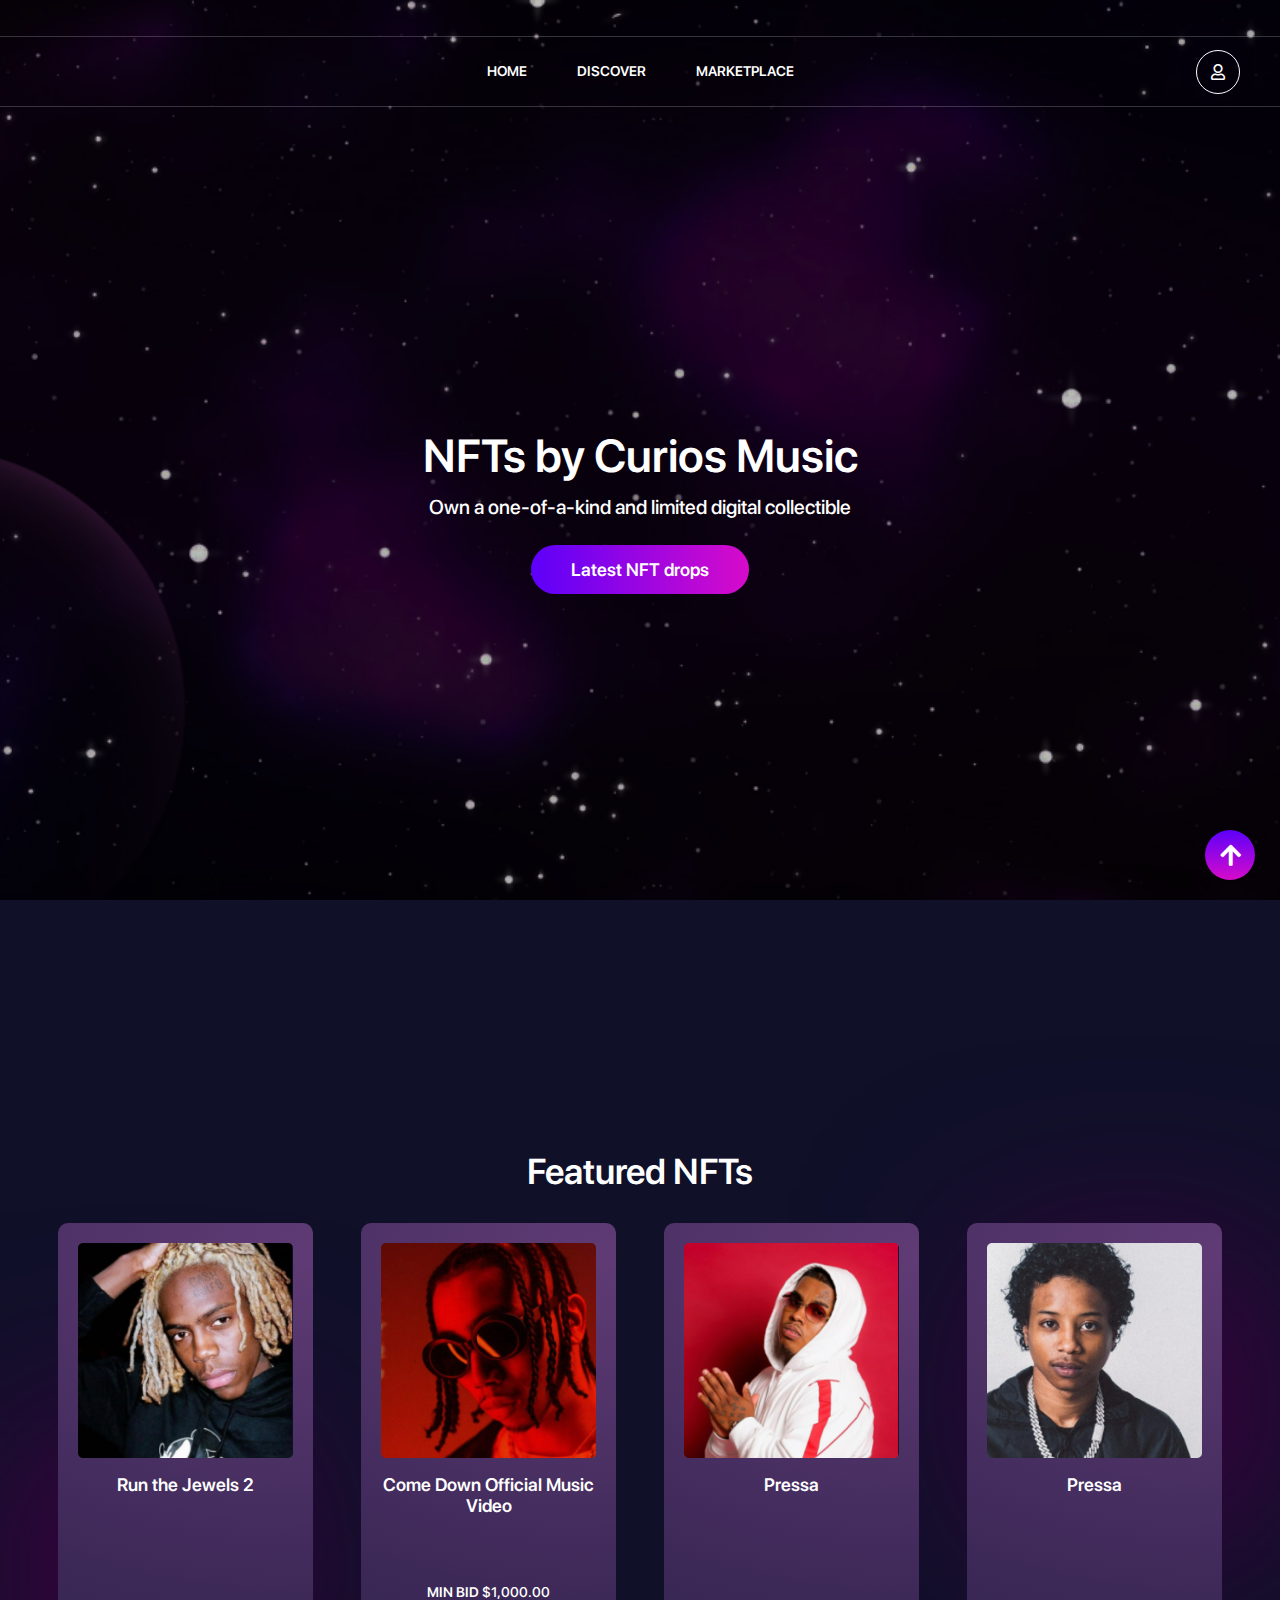
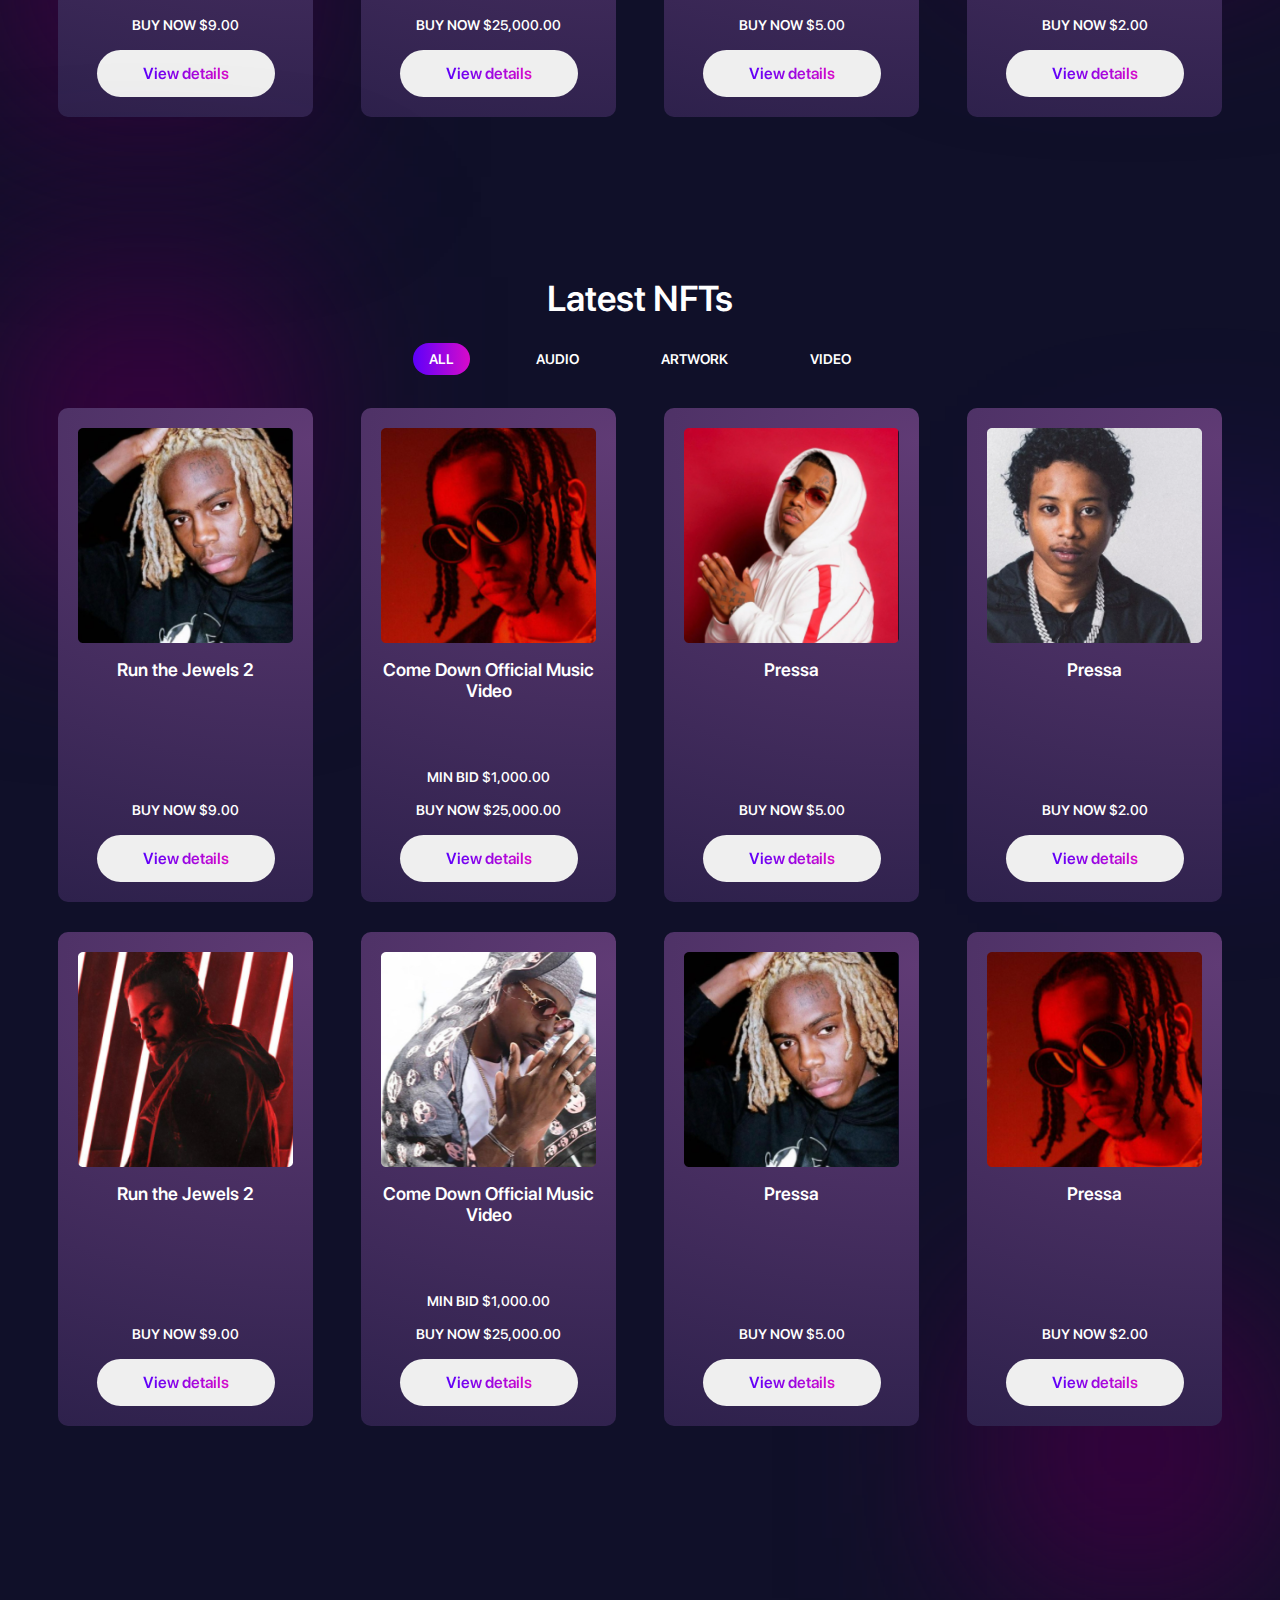
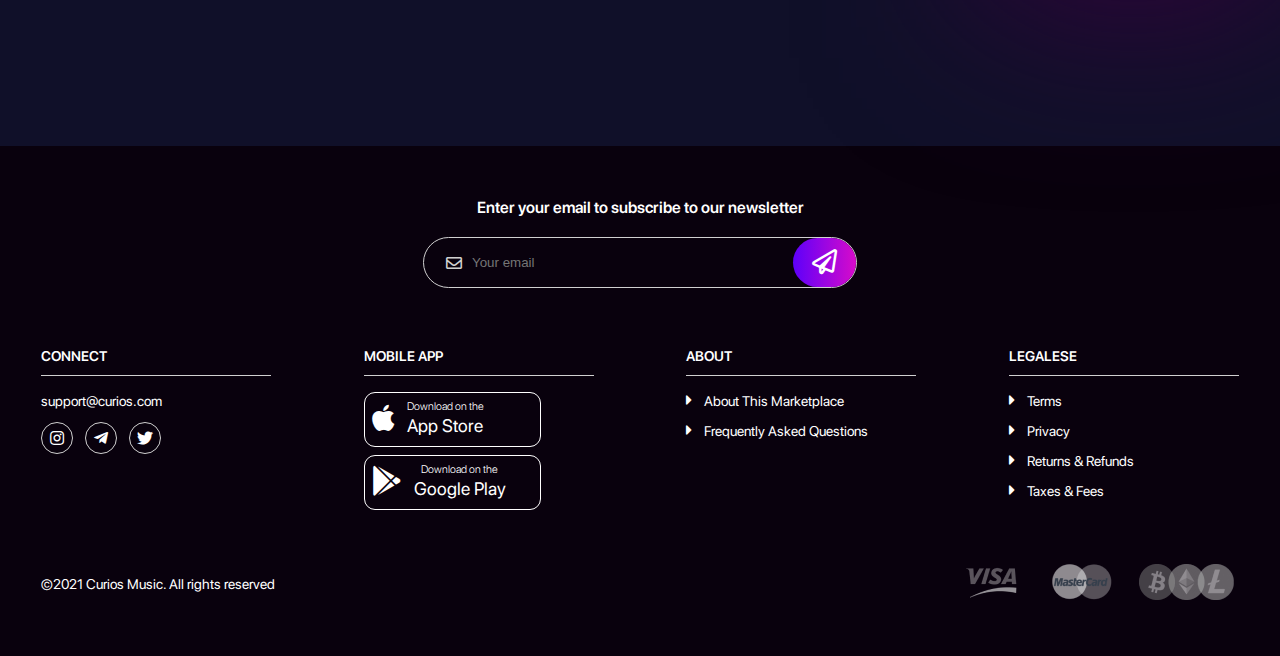
<file: index.html>
<!DOCTYPE html>
<html lang="en">
<head>
    <meta charset="UTF-8">
    <meta http-equiv="X-UA-Compatible" content="IE=edge">
    <meta name="viewport" content="width=device-width, initial-scale=1.0">
    <title>NFTs</title>
    <link rel="stylesheet" href="https://pro.fontawesome.com/releases/v5.15.2/css/all.css"/>
    <link rel="stylesheet" href="style/style.css">
</head>
<body>
    <div class="arrow__up">
        <a href="#top">
            <i class="fas fa-arrow-up arrow__up-icon"></i>
        </a>
        
    </div>
    <header class="header" id="top">
        <div class="header__nav">
            <div class="container">
                <nav class="header__nav-content">
                    <i class="fas fa-bars header__nav-menu"></i>
                    <ul class="header__nav-list">
                        <li class="header__nav-item">
                            <a href="#!" class="header__nav-link">HOME</a>
                        </li>
                        <li class="header__nav-item">
                            <a href="#!" class="header__nav-link">DISCOVER</a>
                        </li>
                        <li class="header__nav-item">
                            <a href="#!" class="header__nav-link">MARKETPLACE</a>
                        </li>
                    </ul>
                    <div class="header__user">
                        <i class="far fa-user header__user-icon" ></i>
                    </div>
                </nav>
            </div>
        </div>
        <div class="header__content">
            <div class="container">
                <div class="header__content-info">
                    <h1 class="header__content-title">
                        NFTs by Curios Music
                    </h1>
                    <p class="header__content-text">
                        Own a one-of-a-kind and limited digital collectible
                    </p>
                    <a href="#!" class="header__content-link">Latest NFT drops</a>
                </div>
            </div>
        </div>
    </header>
    <main class="main">
        <div class="main__featured main__featured-first ">
            <div class="container">
                <h2 class="main__featured-title">
                    Featured NFTs
                </h2>
                <div class="main__featured-content">
                    <div class="main__featured-item">
                        <div class="main__featured-image">
                            <img src="img/1.png" alt="" class="main__featured-img">
                            <h3 class="main__featured-subtitle">Run the Jewels 2</h3>
                        </div>
                        <div class="main__featured-info">
                            <p class="main__featured-text">BUY NOW <span class="main__featured-span">$9.00</span></p>
                            <button class="main__featured-btn">
                                <span>View details</span>
                            </button>
                        </div>
                    </div>
                    <div class="main__featured-item">
                        <div class="main__featured-image">
                            <img src="img/2.png" alt="" class="main__featured-img">
                            <h3 class="main__featured-subtitle">Come Down Official Music Video</h3>
                        </div>
                        <div class="main__featured-info">
                            <p class="main__featured-text">MIN BID <span class="main__featured-span">$1,000.00</span></p>
                            <p class="main__featured-text">BUY NOW <span class="main__featured-span">$25,000.00</span></p>
                            <button class="main__featured-btn">
                                <span>View details</span>
                            </button>
                        </div>
                    </div>
                    <div class="main__featured-item">
                        <div class="main__featured-image">
                            <img src="img/3.png" alt="" class="main__featured-img">
                            <h3 class="main__featured-subtitle">Pressa</h3>
                        </div>
                        <div class="main__featured-info">
                            <p class="main__featured-text"> BUY NOW <span class="main__featured-span">$5.00</span></p>
                            <button class="main__featured-btn">
                                <span>View details</span>
                            </button>
                        </div>
                    </div>
                    <div class="main__featured-item">
                        <div class="main__featured-image">
                            <img src="img/4.png" alt="" class="main__featured-img">
                            <h3 class="main__featured-subtitle">Pressa</h3>
                        </div>
                        <div class="main__featured-info">
                            <p class="main__featured-text">BUY NOW <span class="main__featured-span">$2.00</span></p>
                            <button class="main__featured-btn">
                                <span>View details</span>
                            </button>
                        </div>
                    </div>
                </div>
            </div>
        </div>
        <div class="main__featured main__featured-second ">
            <div class="container">
                <h2 class="main__featured-title">
                    Latest NFTs
                </h2>
                <ul class="main__featured-list">
                    <li class="main__featured-li">
                        <a href="@!" class="main__faetured-link active">All</a>
                    </li>
                    <li class="main__featured-li">
                        <a href="@!" class="main__faetured-link">audio</a>
                    </li>
                    <li class="main__featured-li">
                        <a href="@!" class="main__faetured-link">artwork</a>
                    </li>
                    <li class="main__featured-li">
                        <a href="@!" class="main__faetured-link">video</a>
                    </li>
                </ul>
                <div class="main__featured-content">
                    <div class="main__featured-item">
                        <div class="main__featured-image">
                            <img src="img/1.png" alt="" class="main__featured-img">
                            <h3 class="main__featured-subtitle">Run the Jewels 2</h3>
                        </div>
                        <div class="main__featured-info">
                            <p class="main__featured-text">BUY NOW <span class="main__featured-span">$9.00</span></p>
                            <button class="main__featured-btn">
                                <span>View details</span>
                            </button>
                        </div>
                    </div>
                    <div class="main__featured-item">
                        <div class="main__featured-image">
                            <img src="img/2.png" alt="" class="main__featured-img">
                            <h3 class="main__featured-subtitle">Come Down Official Music Video</h3>
                        </div>
                        <div class="main__featured-info">
                            <p class="main__featured-text">MIN BID <span class="main__featured-span">$1,000.00</span></p>
                            <p class="main__featured-text">BUY NOW <span class="main__featured-span">$25,000.00</span></p>
                            <button class="main__featured-btn">
                                <span>View details</span>
                            </button>
                        </div>
                    </div>
                    <div class="main__featured-item">
                        <div class="main__featured-image">
                            <img src="img/3.png" alt="" class="main__featured-img">
                            <h3 class="main__featured-subtitle">Pressa</h3>
                        </div>
                        <div class="main__featured-info">
                            <p class="main__featured-text"> BUY NOW <span class="main__featured-span">$5.00</span></p>
                            <button class="main__featured-btn">
                                <span>View details</span>
                            </button>
                        </div>
                    </div>
                    <div class="main__featured-item item__after ">
                        <div class="main__featured-image">
                            <img src="img/4.png" alt="" class="main__featured-img">
                            <h3 class="main__featured-subtitle">Pressa</h3>
                        </div>
                        <div class="main__featured-info">
                            <p class="main__featured-text">BUY NOW <span class="main__featured-span">$2.00</span></p>
                            <button class="main__featured-btn">
                                <span>View details</span>
                            </button>
                        </div>
                    </div>
                    <div class="main__featured-item">
                        <div class="main__featured-image">
                            <img src="img/5.png" alt="" class="main__featured-img">
                            <h3 class="main__featured-subtitle">Run the Jewels 2</h3>
                        </div>
                        <div class="main__featured-info">
                            <p class="main__featured-text">BUY NOW <span class="main__featured-span">$9.00</span></p>
                            <button class="main__featured-btn">
                                <span>View details</span>
                            </button>
                        </div>
                    </div>
                    
                    <div class="main__featured-item">
                        <div class="main__featured-image">
                            <img src="img/6.png" alt="" class="main__featured-img">
                            <h3 class="main__featured-subtitle">Come Down Official Music Video</h3>
                        </div>
                        <div class="main__featured-info">
                            <p class="main__featured-text">MIN BID <span class="main__featured-span">$1,000.00</span></p>
                            <p class="main__featured-text">BUY NOW <span class="main__featured-span">$25,000.00</span></p>
                            <button class="main__featured-btn">
                                <span>View details</span>
                            </button>
                        </div>
                    </div>
                    <div class="main__featured-item">
                        <div class="main__featured-image">
                            <img src="img/7.png" alt="" class="main__featured-img">
                            <h3 class="main__featured-subtitle">Pressa</h3>
                        </div>
                        <div class="main__featured-info">
                            <p class="main__featured-text"> BUY NOW <span class="main__featured-span">$5.00</span></p>
                            <button class="main__featured-btn">
                                <span>View details</span>
                            </button>
                        </div>
                    </div>
                    <div class="main__featured-item">
                        <div class="main__featured-image">
                            <img src="img/8.png" alt="" class="main__featured-img">
                            <h3 class="main__featured-subtitle">Pressa</h3>
                        </div>
                        <div class="main__featured-info">
                            <p class="main__featured-text">BUY NOW <span class="main__featured-span">$2.00</span></p>
                            <button class="main__featured-btn">
                                <span>View details</span>
                            </button>
                        </div>
                    </div>
                </div>
            </div>
        </div>
    </main>
    <footer class="footer">
        <div class="container">
            <div class="footer__head">
                <p class="footer__head-text">
                    Enter your email to subscribe to our newsletter
                </p>
                <form class="footer__head-form">
                    <div class="footer__head-subscribe">
                        <i class="far fa-envelope footer__head-email"></i>
                        <input type="email" class="footer__head-input" placeholder="Your email">
                        <button class="footer__head-btn">
                            <i class="far fa-paper-plane"></i>
                        </button>
                    </div>
                </form>
            </div>
            <div class="footer__main">
                <div class="footer__item">
                    <h4 class="footer__item-title">Connect</h4>
                    <a href="#!" class="footer__item-link">support@curios.com</a>
                    <div class="footer__items-icons">
                        <i class="fab fa-instagram footer__item-icon"></i>
                        <i class="fab fa-telegram-plane footer__item-icon"></i>
                        <i class="fab fa-twitter footer__item-icon"></i>
                    </div>
                </div>
                <div class="footer__item">
                    <h4 class="footer__item-title">mobile APP</h4>
                    <div class="footer__item-mobile">
                        <i class="fab fa-apple footer__item-company"></i>
                        <div class="footer__item-info">
                            <p class="footer__item-dow">
                                Download on the
                            </p>
                            <h3 class="footer__item-app">
                                App Store
                            </h3>
                        </div>
                    </div>
                    <div class="footer__item-mobile">
                        <i class="fab fa-google-play footer__item-company"></i>
                        <div class="footer__item-info">
                            <p class="footer__item-dow">
                                Download on the
                            </p>
                            <h3 class="footer__item-app">
                                Google Play
                            </h3>
                        </div>
                    </div>
                </div>
                <div class="footer__item">
                    <h4 class="footer__item-title">about</h4>
                    <ul class="footer__item-list">
                        <li class="footer__item-item">
                            <i class="fas fa-caret-right"></i>
                            <a href="#!" class="footer__item-link">About This Marketplace</a>
                        </li>
                        <li class="footer__item-item">
                            <i class="fas fa-caret-right"></i>
                            <a href="#!" class="footer__item-link">Frequently Asked Questions</a>
                        </li>
                    </ul>
                </div>
                <div class="footer__item">
                    <h4 class="footer__item-title">legalese</h4>
                    <ul class="footer__item-list">
                        <li class="footer__item-item">
                            <i class="fas fa-caret-right"></i>
                            <a href="#!" class="footer__item-link">Terms</a>
                        </li>
                        <li class="footer__item-item">
                            <i class="fas fa-caret-right"></i>
                            <a href="#!" class="footer__item-link">Privacy</a>
                        </li>
                        <li class="footer__item-item">
                            <i class="fas fa-caret-right"></i>
                            <a href="#!" class="footer__item-link">Returns & Refunds</a>
                        </li>
                        <li class="footer__item-item">
                            <i class="fas fa-caret-right"></i>
                            <a href="#!" class="footer__item-link">Taxes & Fees</a>
                        </li>
                    </ul>
                </div>
            </div>
            <div class="footer__footer">
                <p class="footer__footer-text">
                    ©2021 Curios Music. All rights reserved
                </p>
                <div class="ffoter__footer-image">
                    <div class="footer__footer-image">
                        <img src="img/image 8.png" alt="" class="footer__footer_img">
                    </div>
                </div>
            </div>
        </div>
    </footer>
</body>
</html>
</file>
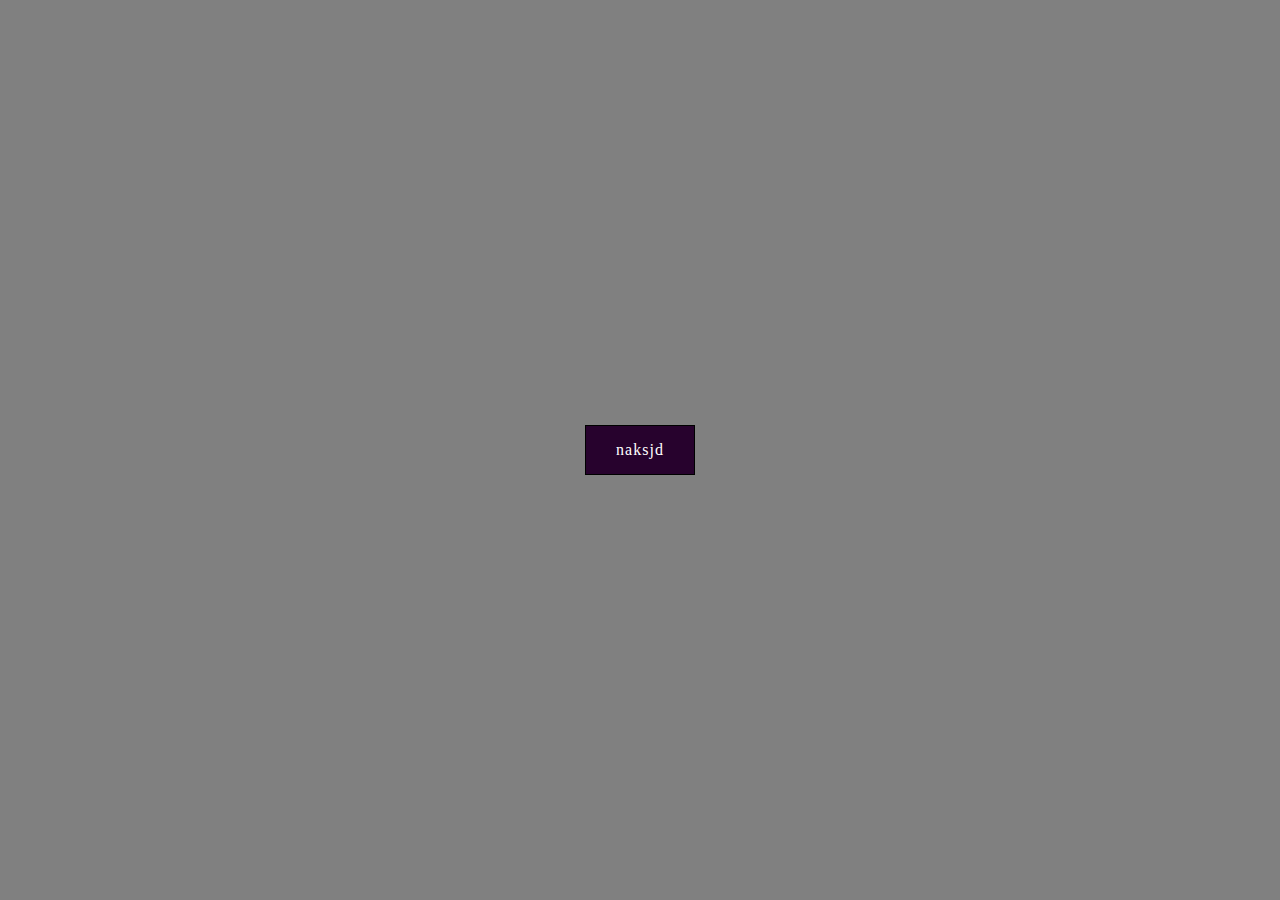
<file: button 2 none.html>
<!DOCTYPE html>
<html lang="en">
<head>
    <meta charset="UTF-8">
    <meta http-equiv="X-UA-Compatible" content="IE=edge">
    <meta name="viewport" content="width=device-width, initial-scale=1.0">
    <title>Document</title>
    <link rel="stylesheet" href="style2.css">
</head>
<body>
    <a href="#!">naksjd</a>
</body>
</html>
</file>
<file: style/style.css>
@import url(fonts.css);
/* root start */
:root
{
    --sfl300: 'SF-Pro-Display-Light';
    --sfb700: 'SF-Pro-Display-Bold';
    --sfm500: 'SF-Pro-Display-Medium';
    --sfr400: 'SF-Pro-Display-Regular';
    --sfs600: 'SF-Pro-Display-Semibold';
    --rr400: 'Roboto-Regular';
    --blue:  #5B00FB;
    --white: #ffffff;
    --blueGradient: linear-gradient(90deg, #5D00FA 0%, #D70BCA 100%);
    --cardGradient: radial-gradient(2464.13% 850.69% at 100% 6.65%, #603b75 0%, #0d1031 19.3%, #1D0F35 100%);
    --black: #09010D;

}
::-webkit-scrollbar
{
    width: 10px;
    height: 10px;
    background: rgba(0, 0, 0, 0.486);
}
::-webkit-scrollbar-thumb
{
    background: linear-gradient(to bottom,  #5D00FA, #D70BCA, blue );
    border-radius: 20px;
    
    
}
*
{
    padding: 0;
    margin: 0;
    text-decoration: none;
    list-style: none;
}
.container
{
    max-width: 1200px;
    margin: 0 auto;
    padding: 0 15px;
}
.active
{
    background: var(--blueGradient);
}
.arrow__up
{
    background: linear-gradient(180deg, #5D00FA 0%, #D70BCA 100%);
    display: inline-block;
    
    /* padding: 15px; */
    width: 50px;
    height: 50px;
    display: flex;
    align-items: center;
    justify-content: center;
    cursor: pointer;
    position: fixed;
    border-radius: 50%;
    right: 25px;
    bottom: 20px;
    z-index: 999;
}
.arrow__up-icon
{
    color: var(--white);
    font-size: 24px;
}
html
{
    scroll-behavior: smooth;
}


    

/* root end */

/* header start */
.header
{
    background: url(../img/bg.png) no-repeat center center / cover;
    height: 100vh;
    display: flex;
    flex-direction: column;
    background-attachment: fixed;
}
.header__nav
{
    padding-top: 36px;
}
.header__nav::before
{
    content: '';
    height: 1px;
    background: var(--white);
    width: 100%;
    display: block;
    opacity: 0.2;   

}
.header__nav::after
{
    content: '';
    height: 1px;
    background: var(--white);
    width: 100%;
    display: block;
    opacity: 0.2;   
}

.header__nav-content
{
    display: flex;
    justify-content: center;
    position: relative;
    width: 100%;
    height: 69px;
    align-items: center;
}
.header__nav-menu
{
    color: var(--white);
    font-size: 30px;
    cursor: pointer;
    transition: .3s;
    display: none;
}
.header__nav-menu:hover
{
    color: var(--blue);
}
.header__nav-item:not(:last-child)
{
    margin-right: 50px;
}
.header__nav-item{
    height: 100%;
    display: flex;
    flex-direction: column;
    align-items: center;
    justify-content: center;
}
.header__nav-list
{
    display: flex;
    height: 100%;
    align-items: center;
}
.header__nav-link
{
    font-family: var(--sfs600);
    font-weight: 600;
    font-size: 14px;
    line-height: 17px;
    text-transform: uppercase;
    color: var(--white);
    position: relative;
    height: 100%;
    display: flex;
    align-items: center;
    justify-content: center;
    transition: .3s;
}
.header__nav-link:hover
{
    color: var(--blue);
}

.header__nav-link::after
{
    content: '';
    position: absolute;
    top: -1px;
    background: var(--blue);
    height: 2px;
    display: block;
    width: 0%;
    transition: .3s;
}
.header__nav-link:hover::after
{
   width: 100%;  
}
.header__user
{
    position: absolute;
    right: 0;
    top: 50%;
    transform: translateY(-50%);
    border: 1px solid var(--white);
    cursor: pointer;
    /* padding: 12px 17px; */
    width: 42px;
    height: 42px;
    border-radius: 50%;
    display: flex;
    align-items: center;
    justify-content: center;
}
.header__user-icon
{
    color: var(--white);
    cursor: pointer;  
    transition: .3s; 
}
.header__user-icon:hover
{
    color: var(--blue);
}
.header__content
{
    flex-grow: 1;
    display: flex;
    align-items: center;
    justify-content: center;
}
.header__content-info
{
    text-align: center;
}
.header__content-title
{
    font-family: var(--sfs600);
    font-weight: 600;
    font-size: 46px;
    line-height: 55px;
    text-align: center;
    color: var(--white);
}
.header__content-text
{
    font-family: var(--sfm500);
    font-weight: 500;
    font-size: 20px;
    line-height: 24px;
    color: var(--white);
    margin: 12px 0 40px 0;
}
.header__content-link
{
    font-family: var(--sfs600);
    font-weight: 600;
    font-size: 18px;
    line-height: 21px;
    color: var(--white);
    background: var(--blueGradient);
    padding: 14px 40px;
    border-radius: 46px;
    /* transition: .3s; */
}
.header__content-link:hover
{
    background: var(--cardGradient);
}

/* header end 0000000000000000000000000000 */
/* main start */
.main
{
    background: #101029;
    padding: 90px 0 160px 0;
}
.main__featured{
    z-index: 2;
}
.main__featured-title
{
    font-family: var(--sfs600);
    font-weight: 600;
    font-size: 36px;
    line-height: 43px;
    text-align: center;
    color: var(--white);
    margin-bottom: 30px;

}
.main__featured-title
{
    font-family: var(--sfs600);
    font-weight: 600;
    font-size: 36px;
    line-height: 43px;
    text-align: center;
    color: var(--white);
    margin-top: 160px;
}
.main__featured-text
{
    font-family: var(--sfs600);
    font-weight: 600;
    font-size: 14px;
    line-height: 17px;
    text-transform: uppercase;
    color: var(--white);
    margin-bottom: 16px;
}
.main__featured-span
{
    font-family: var(--sfm500);
    font-weight: 500;
    font-size: 14px;
    line-height: 17px;
    color: var(--white);
}
.main__featured-content
{
    display: flex;
    justify-content: space-evenly;
    flex-wrap: wrap;
    gap: 30px;
}
.main__featured-content:first-of-type
{
    margin-bottom: 160px;
}
.main__featured-list
{
    display: flex;
    justify-content: center ;
    margin-bottom: 40px;
    gap: 50px;
}
.main__faetured-link
{
    color: var(--white);
    font-family: var(--sfs600);
    font-weight: 600;
    font-size: 14px;
    line-height: 17px;
    text-transform: uppercase;
    padding: 8px 16px;
    border-radius: 23px;
    transition: .3s;
}
.main__faetured-li:not(:last-of-type)
{
    margin-right: 43px;
}


.main__featured-item
{
    background: var(--cardGradient);
    padding: 20px;
    border-radius: 10px;
    text-align: center;
    display: flex;
    flex-direction: column;
    justify-content: space-between;
    align-items: center;
}
.main__featured-image
{
    margin-bottom: 68px;
}
.main__featured-subtitle
{
    font-family: var(--sfs600);
    font-weight: 600;
    font-size: 18px;
    line-height: 21px;
    text-align: center;
    color: var(--white);
    margin-top: 12px;
    max-width: 215px;
}
.main__featured-btn
{
   
    border-radius: 37px;
    padding: 14px 46px;
    font-family: var(--sfs600);
    font-weight: 600;
    font-size: 16px;
    line-height: 19px;
    transition: .3s;
    cursor: pointer;
    border: none;
}
.main__featured-btn span
{
    background: var(--blueGradient);
    -webkit-background-clip: text;
    -webkit-text-fill-color: transparent ;
}
.main__featured-btn:hover
{
    background: #101029;
    color: var(--white);
}
.main__featured-first
{
    position: relative;
}
.main__featured-first::before
{
    content: '';
    width: 293px;
    height: 298px;
    background: #37013E;
    display: inline-block;
    filter: blur(90px);
    position: absolute;
    right: 0;
    top: 100px;
    z-index: -1;
}
.main__featured-first::after
{
    content: '';
    width: 293px;
    height: 298px;
    background: #37013E;
    display: inline-block;
    filter: blur(90px);
    position: absolute;
    left: 0;
    bottom: 0px;
    z-index: -1;
}
.main__featured-second
{
    position: relative;
}
.main__featured-second::before
{
    content: '';
    width: 293px;
    height: 298px;
    background: #37013E;
    display: inline-block;
    filter: blur(90px);
    position: absolute;
    left: 0;
    top: 0px;
    z-index: -1;
}
.main__featured-second::after
{
    content: '';
    width: 293px;
    height: 298px;
    background: #37013E;
    display: inline-block;
    filter: blur(90px);
    position: absolute;
    right: 0;
    bottom: -15%;
    z-index: -1;
}
.item__after
{
    position: relative;
}
.item__after::after
{
    content: '';
    width: 293px;
    height: 298px;
    background: rgba(91, 0, 251, 0.14);
    display: inline-block;
    filter: blur(90px);
    position: absolute;
    right: -50%;
    top: 50%;
    transform: translateY(-50%);
    z-index: -1;
}
/* main end */



/* footer start */
.footer
{
    background: var(--black);
    color: var(--white);
    padding: 52px 26px;
}
.footer__head
{
    display: flex;
    flex-direction: column;
    align-items: center;
}
.footer__head-text
{
    font-family: var(--sfs600);
    font-weight: 600;
    font-size: 16px;
    line-height: 19px;
    color: var(--white);
    margin-bottom: 20px;
}   
.footer__head-subscribe
{
    border: 1px solid #D0D0D0;
    min-width: 410px;
    display: inline-block;
    border-radius: 48px;
    padding-left: 22px;
    display: flex;
    justify-content: space-between;
    align-items: center;
}
.footer__head-email
{
    color: #d0d0d0;
}
.footer__head-input
{
    width: 100%;
    background: none;
    border: none;
    margin-left: 10px;
    color: #0d0d0d;
}
.footer__head-input:focus
{
    outline: none;
}
.footer__head-btn
{
    color: var(--white);
    background: linear-gradient(90deg, #5D00FA 0%, #D70BCA 100%);
    cursor: pointer;
    border: none;
    font-size: 25px;
    border-radius: 48px;
    padding: 10px 19px;
}
.footer__main
{
    display: flex;
    justify-content: space-between;
    margin-top: 60px;
}
.footer__item
{
    min-width: 230px;
}
.footer__item-title
{
    font-family: var(--sfs600);
    font-weight: 500;
    font-size: 14px;
    line-height: 17px;
    text-transform: uppercase;
    color: var(--white);
}
.footer__item-title::after
{
    content: '';
    background: #d0d0d0;
    height: 1px;
    width: 100%;
    display: block;
    margin: 10px 0 16px 0;
}
.footer__item-link
{
    font-family: var(--sfr400);
    font-weight: 400;
    font-size: 14px;
    line-height: 17px;
    color: var(--white);
    margin-bottom: 12px;
    display: inline-block;
}
.footer__items-icons
{
    display: flex;
}
.footer__item-icon
{
    border: 1px solid #d0d0d0;
    width: 30px;
    height: 30px;
    border-radius: 50%;
    display: flex;
    align-items: center;
    justify-content: center;
    cursor: pointer;
}
.footer__item-icon:not(:last-of-type)
{
    margin-right: 12px;
}
.footer__item-mobile
{
    display: flex;
    align-items: center;
    border: 1px solid var(--white);
    border-radius: 11px;
    padding: 7px 28px 10px 7px;
    cursor: pointer;
    max-width: 140px;
}
.footer__item-mobile:first-of-type
{
    margin-bottom: 8px;
}
.footer__item-company
{
    font-size: 30px;
    margin-right: 12px;
}
.footer__item-info
{
    text-align: center;
}
.footer__item-dow
{
    font-family: var(--sfl300);
    font-weight: 300;
    font-size: 11px;
    line-height: 13px;
    color: var(--white);
    margin-bottom: 2px;
}
.footer__item-app
{
    font-family: var(--sfr400);
    font-weight: 400;
    font-size: 18px;
    line-height: 21px;
    color: var(--white);
} 
.footer__item-item i 
{
    margin-right: 8px;
}
.footer__footer
{
    margin-top: 52px;
    display: flex;
    justify-content: space-between;
    align-items: center;
}
.footer__footer-text
{
    font-family: var(--sfr400);
    font-weight: 400;
    font-size: 14px;
    line-height: 17px;
    color: var(--white);
}



/* media start */

@media (max-width: 992px)
{
    .header__nav-content
    {
        justify-content: flex-start;
    }
    .footer__main
    {
        flex-wrap: wrap;
    }
    .footer__footer
    {
        flex-wrap: wrap;
    }
    .footer__footer-text
    {
        margin-bottom: 20px;
    }
    .main__featured-list
    {
        flex-wrap: wrap;
    }
    .footer__item
    {
        margin-bottom: 40px;
    }
}
@media (max-width: 768px)
{
    .header__nav-menu
    {
        display: block;
    }
    .header__nav-list
    {
        display: none;
    }
}   
@media (max-width:570px)
{
    .footer__head
    {
        color: var(--white);
    }
    .main__featured-second::after
    {
        position: fixed;
    }
    .footer__head-subscribe
    {
        min-width: 10px;
    }
}
@media (max-width:500px)
{
    
    .header__content-title
    {
        font-size: 35px;
    }
    .header__content-text
    {
        font-size: 14px;
    }
}
@media (max-width: 450px)
{
    
    .footer__footer_img
    {
        width: 300px;
        height: 36px;
    }
}
@media (max-width: 280px)
{
    .footer__footer_img
    {
        width: 200px;
        height: 36px;
    }
}
</file>
<file: style2.css>
*
{
    padding: 0;
    margin: 0;
    list-style: none;
    text-decoration: none;
}
body{
    display: flex;
    justify-content: center;
    align-items: center;
    min-height: 100vh;
    flex-direction: column;
    background: grey;
}
a

{
    position: relative;
    padding: 15px 30px;
    margin: 15px;
    background: #27022d;
    color: white;
    text-decoration: none;
    letter-spacing: 1px;
    border: 1px solid #000;
    transition: 0.5s;
    overflow: hidden;
}
a:hover
{
    color: black;
    background: white;
    
}
a::before
{
    content: '';
    position: absolute;
    top: 0;
    left: -100%;
    width: 100%;
    height: 100%;
    background: linear-gradient(90deg,transparent, #fff,transparent);
    transition: 1s;
}
a:hover::before
{
    left: 100%;

}
</file>
